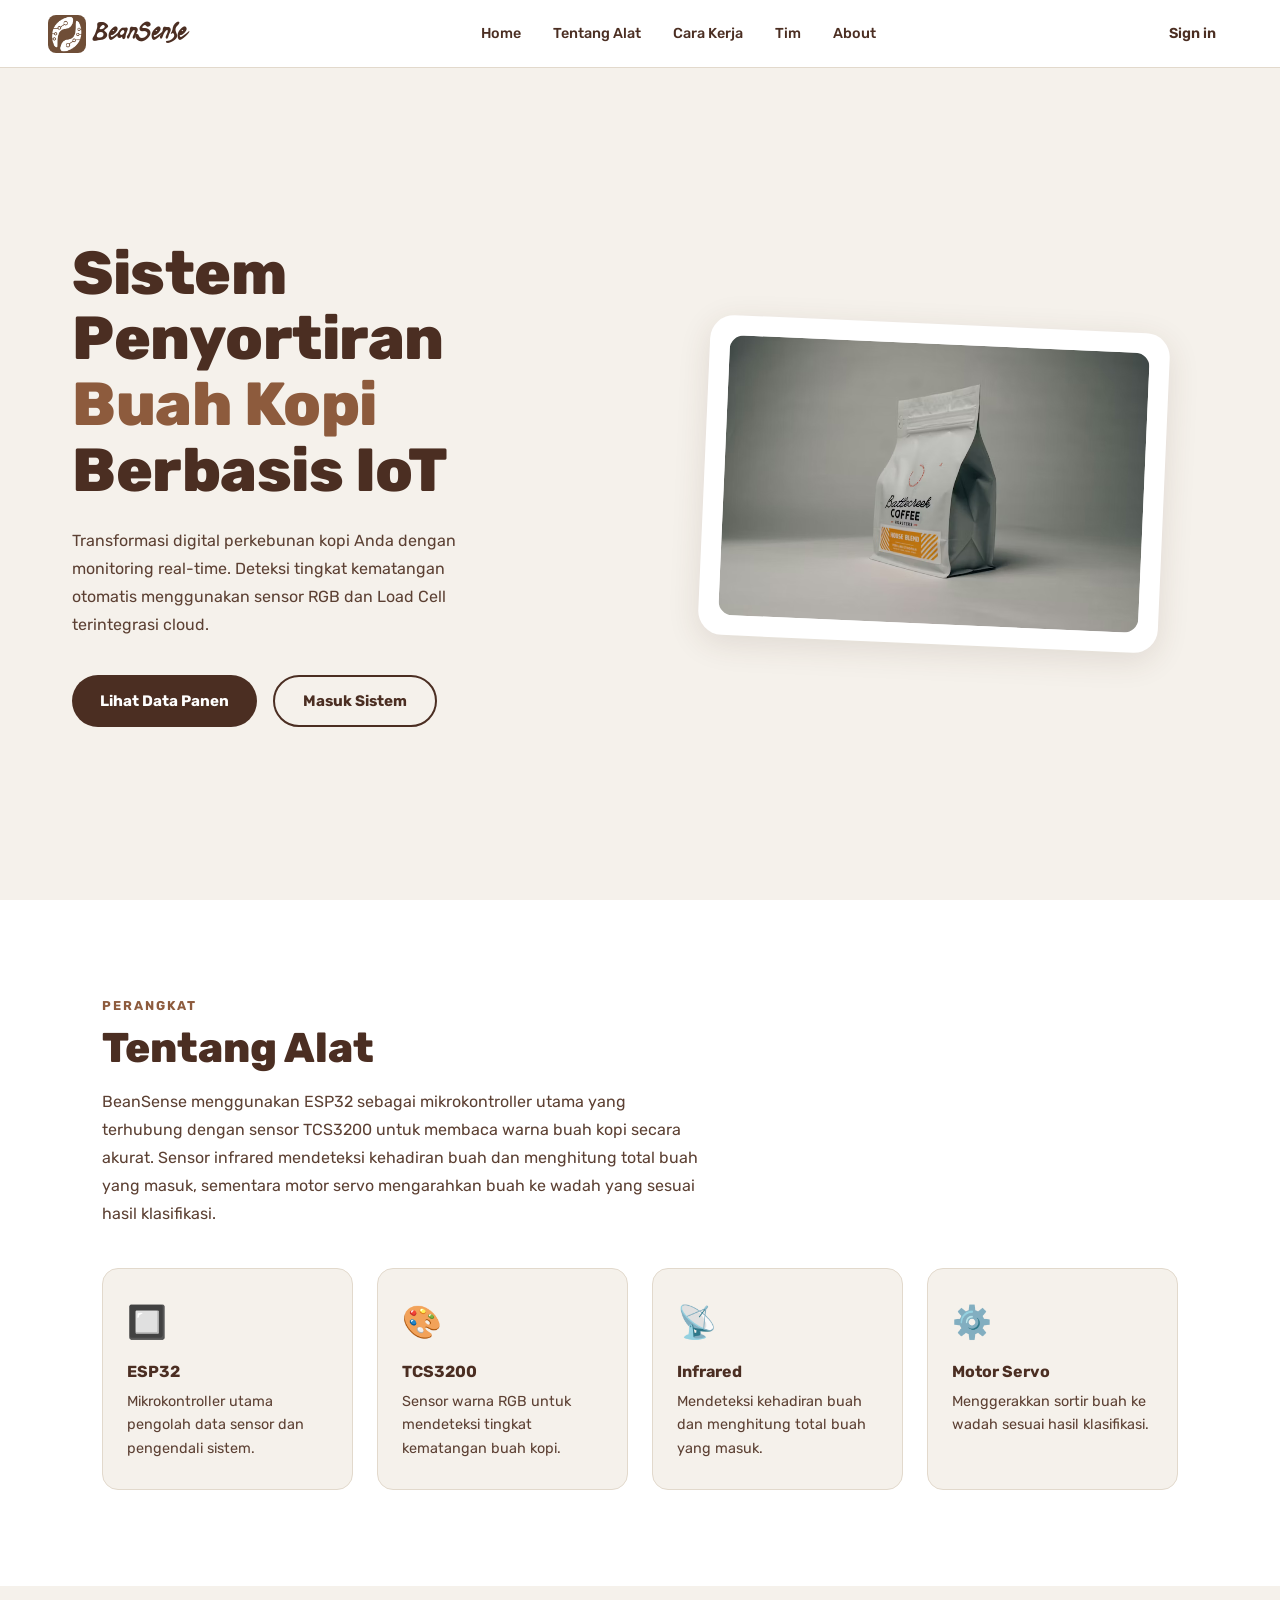
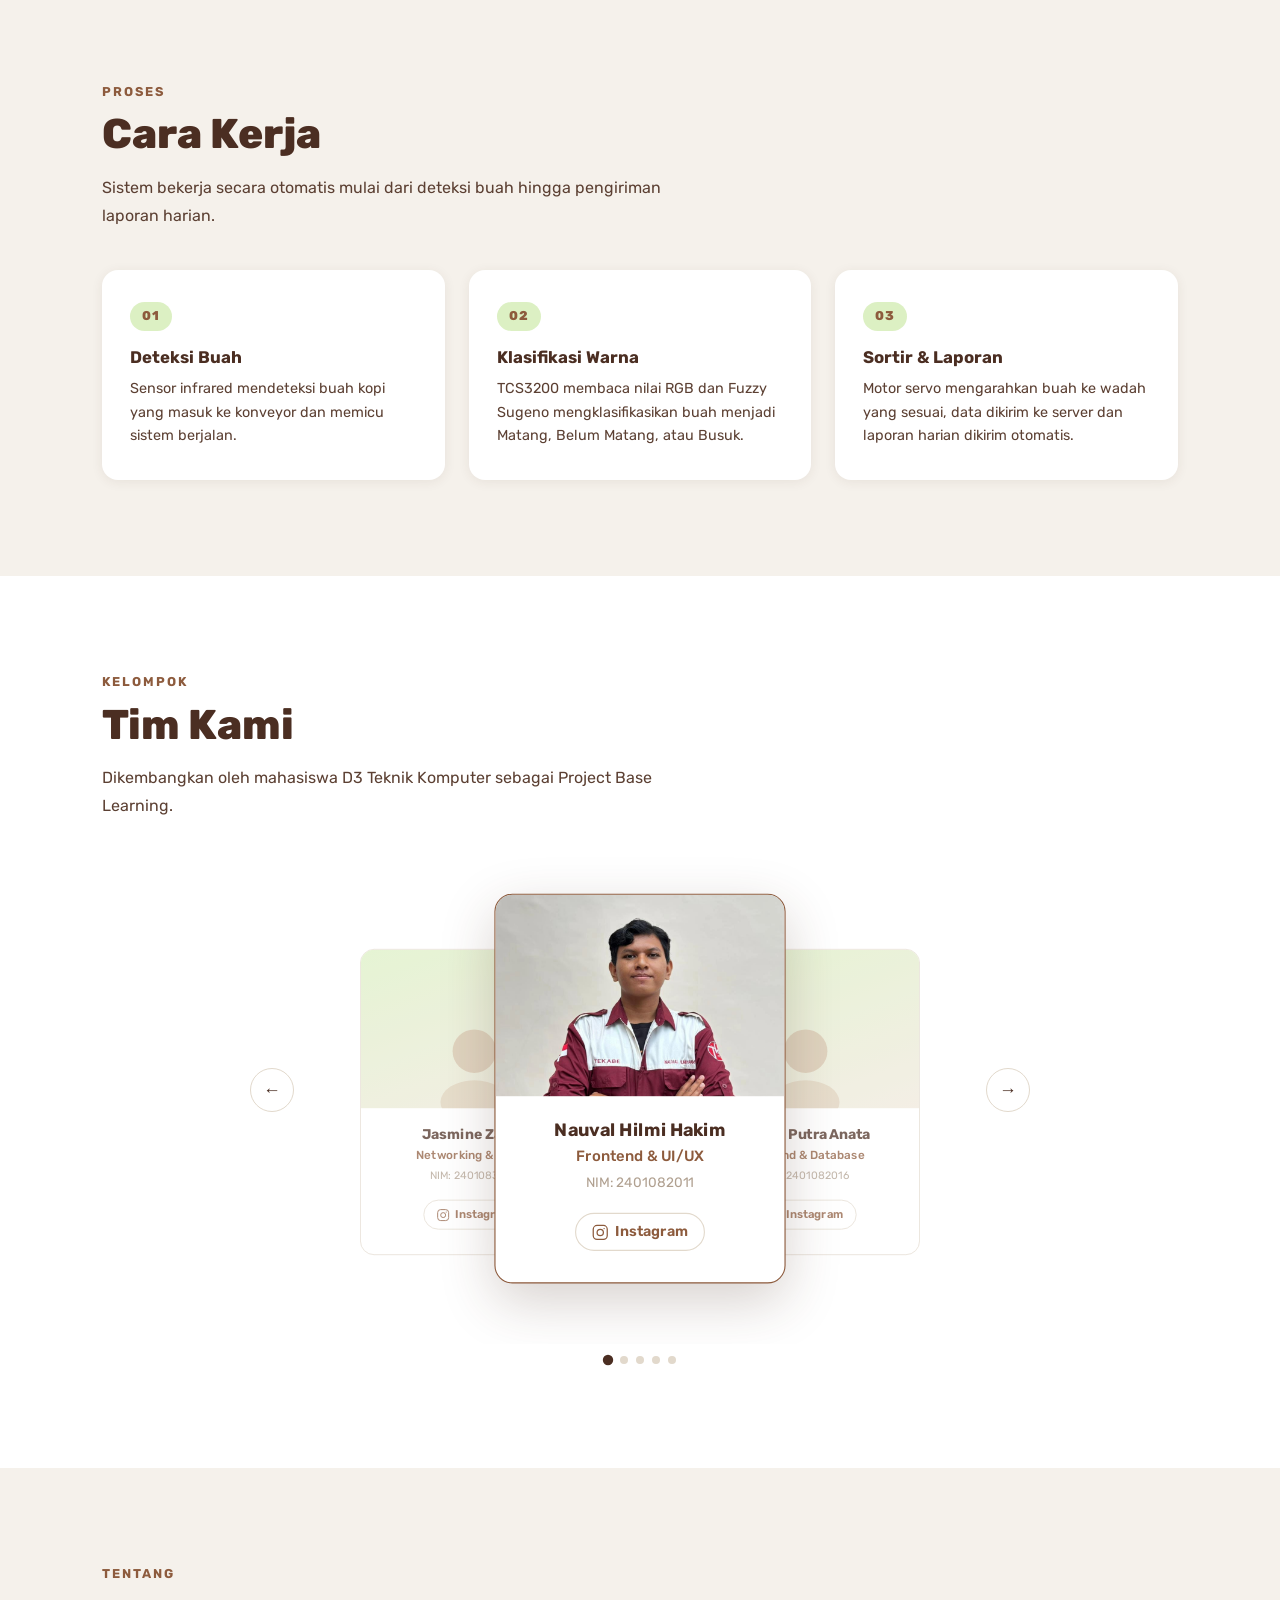
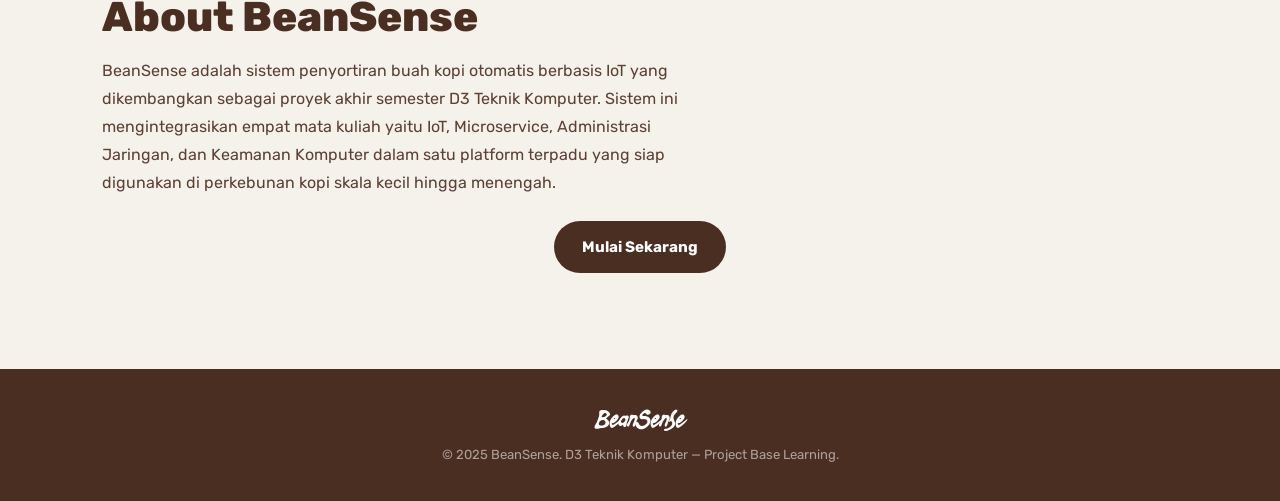
<file: web/html/index.html>
<!doctype html>
<html lang="id">

<head>
  <meta charset="UTF-8" />
  <meta name="viewport" content="width=device-width, initial-scale=1.0" />
  <title>BeanSense — Sistem Penyortiran Buah Kopi</title>
  <meta name="description"
    content="BeanSense - Sistem penyortiran buah kopi otomatis berbasis IoT menggunakan sensor RGB dan Load Cell terintegrasi cloud." />

  <!-- Bootstrap CSS (offline) -->
  <link rel="stylesheet" href="../css/bootstrap.min.css" />

  <!-- Custom CSS -->
  <link rel="stylesheet" href="../css/style.css" />

  <!-- Favicon -->
  <link rel="icon" href="../img/logo.png" type="image/png" />
</head>

<body>
  <!-- Navbar -->
  <nav class="navbar navbar-expand-lg sticky-top" id="mainNavbar">
    <div class="container-fluid px-4 px-lg-5">
      <!-- Brand -->
      <a class="navbar-brand d-flex align-items-center gap-2" href="index.html">
        <img src="../img/logo.png" alt="BeanSense Logo" class="navbar-logo" />
        <span class="brand-name">BeanSense</span>
      </a>

      <!-- Toggler mobile -->
      <button class="navbar-toggler border-0 shadow-none" type="button" data-bs-toggle="collapse"
        data-bs-target="#navbarMenu" aria-controls="navbarMenu" aria-expanded="false" aria-label="Toggle navigation">
        <span class="navbar-toggler-icon"></span>
      </button>

      <!-- Links -->
      <div class="collapse navbar-collapse" id="navbarMenu">
        <ul class="navbar-nav mx-auto gap-lg-2">
          <li class="nav-item">
            <a class="nav-link nav-scroll" href="#hero">Home</a>
          </li>
          <li class="nav-item">
            <a class="nav-link nav-scroll" href="#tentang-alat">Tentang Alat</a>
          </li>
          <li class="nav-item">
            <a class="nav-link nav-scroll" href="#cara-kerja">Cara Kerja</a>
          </li>
          <li class="nav-item">
            <a class="nav-link nav-scroll" href="#tim">Tim</a>
          </li>
          <li class="nav-item">
            <a class="nav-link nav-scroll" href="#about">About</a>
          </li>
        </ul>

        <!-- Auth -->
        <div class="d-flex align-items-center gap-2 mt-3 mt-lg-0">
          <a href="login.html" class="btn-signin">Sign in</a>
        </div>
      </div>
    </div>
  </nav>

  <!-- ========== HERO ========== -->
  <section id="hero" class="section-hero">
    <div class="container hero-container">
      <div class="hero-text">
        <h1 class="hero-title">
          <span class="text-dark-brown">Sistem</span><br />
          <span class="text-dark-brown">Penyortiran</span><br />
          <span class="text-mid-brown">Buah Kopi</span><br />
          <span class="text-dark-brown">Berbasis IoT</span>
        </h1>
        <p class="hero-desc">
          Transformasi digital perkebunan kopi Anda dengan monitoring
          real-time. Deteksi tingkat kematangan otomatis menggunakan sensor
          RGB dan Load Cell terintegrasi cloud.
        </p>
        <div class="d-flex gap-3 flex-wrap">
          <a href="#tentang-alat" class="btn-primary-bs">Lihat Data Panen</a>
          <a href="login.html" class="btn-secondary-bs">Masuk Sistem</a>
        </div>
      </div>

      <div class="hero-img-side">
        <div class="hero-img-card">
          <img src="../img/kopi.png" alt="Alat Sortir Kopi" class="hero-img" />
        </div>
      </div>
    </div>
  </section>

  <!-- ========== TENTANG ALAT ========== -->
  <section id="tentang-alat" class="section-white">
    <div class="container">
      <p class="section-eyebrow">Perangkat</p>
      <h2 class="section-title">Tentang Alat</h2>
      <p class="section-desc">
        BeanSense menggunakan ESP32 sebagai mikrokontroller utama yang
        terhubung dengan sensor TCS3200 untuk membaca warna buah kopi secara
        akurat. Sensor infrared mendeteksi kehadiran buah dan menghitung total
        buah yang masuk, sementara motor servo mengarahkan buah ke wadah yang
        sesuai hasil klasifikasi.
      </p>
      <div class="row g-4 mt-2">
        <div class="col-12 col-md-6 col-lg-3">
          <div class="feature-card">
            <div class="feature-icon">🔲</div>
            <h5 class="feature-title">ESP32</h5>
            <p class="feature-desc">
              Mikrokontroller utama pengolah data sensor dan pengendali
              sistem.
            </p>
          </div>
        </div>
        <div class="col-12 col-md-6 col-lg-3">
          <div class="feature-card">
            <div class="feature-icon">🎨</div>
            <h5 class="feature-title">TCS3200</h5>
            <p class="feature-desc">
              Sensor warna RGB untuk mendeteksi tingkat kematangan buah kopi.
            </p>
          </div>
        </div>
        <div class="col-12 col-md-6 col-lg-3">
          <div class="feature-card">
            <div class="feature-icon">📡</div>
            <h5 class="feature-title">Infrared</h5>
            <p class="feature-desc">
              Mendeteksi kehadiran buah dan menghitung total buah yang masuk.
            </p>
          </div>
        </div>
        <div class="col-12 col-md-6 col-lg-3">
          <div class="feature-card">
            <div class="feature-icon">⚙️</div>
            <h5 class="feature-title">Motor Servo</h5>
            <p class="feature-desc">
              Menggerakkan sortir buah ke wadah sesuai hasil klasifikasi.
            </p>
          </div>
        </div>
      </div>
    </div>
  </section>

  <!-- ========== CARA KERJA ========== -->
  <section id="cara-kerja" class="section-bg">
    <div class="container">
      <p class="section-eyebrow">Proses</p>
      <h2 class="section-title">Cara Kerja</h2>
      <p class="section-desc">
        Sistem bekerja secara otomatis mulai dari deteksi buah hingga
        pengiriman laporan harian.
      </p>
      <div class="row g-4 mt-2">
        <div class="col-12 col-md-4">
          <div class="step-card">
            <span class="step-number">01</span>
            <h5 class="step-title">Deteksi Buah</h5>
            <p class="step-desc">
              Sensor infrared mendeteksi buah kopi yang masuk ke konveyor dan
              memicu sistem berjalan.
            </p>
          </div>
        </div>
        <div class="col-12 col-md-4">
          <div class="step-card">
            <span class="step-number">02</span>
            <h5 class="step-title">Klasifikasi Warna</h5>
            <p class="step-desc">
              TCS3200 membaca nilai RGB dan Fuzzy Sugeno mengklasifikasikan
              buah menjadi Matang, Belum Matang, atau Busuk.
            </p>
          </div>
        </div>
        <div class="col-12 col-md-4">
          <div class="step-card">
            <span class="step-number">03</span>
            <h5 class="step-title">Sortir &amp; Laporan</h5>
            <p class="step-desc">
              Motor servo mengarahkan buah ke wadah yang sesuai, data dikirim
              ke server dan laporan harian dikirim otomatis.
            </p>
          </div>
        </div>
      </div>
    </div>
  </section>

  <!-- ========== TIM ========== -->
  <section id="tim" class="section-white">
    <div class="container">
      <p class="section-eyebrow">Kelompok</p>
      <h2 class="section-title">Tim Kami</h2>
      <p class="section-desc">
        Dikembangkan oleh mahasiswa D3 Teknik Komputer sebagai Project Base
        Learning.
      </p>
    </div>

    <!-- Carousel -->
    <div class="tim-carousel-wrapper">
      <div class="tim-track" id="timTrack">
        <!-- Card 1 -->
        <div class="tim-slide" data-index="0">
          <div class="tim-card">
            <div class="tim-photo-wrap">
              <img src="../img/nopal.jpeg" alt="Foto Nauval" class="tim-photo">
            </div>
            <h6 class="tim-name">Nauval Hilmi Hakim</h6>
            <p class="tim-role">Frontend &amp; UI/UX</p>
            <p class="tim-nim">NIM: 2401082011</p>
            <a href="https://www.instagram.com/sinooopall/" target="_blank" rel="noopener" class="tim-ig-btn"
              aria-label="Instagram Anggota 1">
              <svg class="tim-ig-icon" viewBox="0 0 24 24" fill="none" xmlns="http://www.w3.org/2000/svg">
                <rect x="2" y="2" width="20" height="20" rx="5.5" stroke="currentColor" stroke-width="1.8" />
                <circle cx="12" cy="12" r="4.5" stroke="currentColor" stroke-width="1.8" />
                <circle cx="17.5" cy="6.5" r="1" fill="currentColor" />
              </svg>
              <span>Instagram</span>
            </a>
          </div>
        </div>
        <!-- Card 2 -->
        <div class="tim-slide" data-index="1">
          <div class="tim-card">
            <div class="tim-photo-wrap">
              <svg class="tim-photo-icon" viewBox="0 0 80 80" fill="none" xmlns="http://www.w3.org/2000/svg">
                <circle cx="40" cy="30" r="18" fill="#c8a98a" opacity="0.6" />
                <ellipse cx="40" cy="72" rx="28" ry="18" fill="#c8a98a" opacity="0.4" />
              </svg>
            </div>
            <h6 class="tim-name">Fachri Putra Anata</h6>
            <p class="tim-role">Backend &amp; Database</p>
            <p class="tim-nim">NIM: 2401082016</p>
            <a href="https://www.instagram.com/fahrianata_/" target="_blank" rel="noopener" class="tim-ig-btn"
              aria-label="Instagram Anggota 2">
              <svg class="tim-ig-icon" viewBox="0 0 24 24" fill="none" xmlns="http://www.w3.org/2000/svg">
                <rect x="2" y="2" width="20" height="20" rx="5.5" stroke="currentColor" stroke-width="1.8" />
                <circle cx="12" cy="12" r="4.5" stroke="currentColor" stroke-width="1.8" />
                <circle cx="17.5" cy="6.5" r="1" fill="currentColor" />
              </svg>
              <span>Instagram</span>
            </a>
          </div>
        </div>
        <!-- Card 3 -->
        <div class="tim-slide" data-index="2">
          <div class="tim-card">
            <div class="tim-photo-wrap">
              <svg class="tim-photo-icon" viewBox="0 0 80 80" fill="none" xmlns="http://www.w3.org/2000/svg">
                <circle cx="40" cy="30" r="18" fill="#c8a98a" opacity="0.6" />
                <ellipse cx="40" cy="72" rx="28" ry="18" fill="#c8a98a" opacity="0.4" />
              </svg>
            </div>
            <h6 class="tim-name">Tahfizh Habibie</h6>
            <p class="tim-role">IoT &amp; Hardware</p>
            <p class="tim-nim">NIM: 240108xxxx</p>
            <a href="https://www.instagram.com/rasskafes/" target="_blank" rel="noopener" class="tim-ig-btn"
              aria-label="Instagram Anggota 3">
              <svg class="tim-ig-icon" viewBox="0 0 24 24" fill="none" xmlns="http://www.w3.org/2000/svg">
                <rect x="2" y="2" width="20" height="20" rx="5.5" stroke="currentColor" stroke-width="1.8" />
                <circle cx="12" cy="12" r="4.5" stroke="currentColor" stroke-width="1.8" />
                <circle cx="17.5" cy="6.5" r="1" fill="currentColor" />
              </svg>
              <span>Instagram</span>
            </a>
          </div>
        </div>
        <!-- Card 4 -->
        <div class="tim-slide" data-index="3">
          <div class="tim-card">
            <div class="tim-photo-wrap">
              <svg class="tim-photo-icon" viewBox="0 0 80 80" fill="none" xmlns="http://www.w3.org/2000/svg">
                <circle cx="40" cy="30" r="18" fill="#c8a98a" opacity="0.6" />
                <ellipse cx="40" cy="72" rx="28" ry="18" fill="#c8a98a" opacity="0.4" />
              </svg>
            </div>
            <h6 class="tim-name">Junzi Fajri</h6>
            <p class="tim-role">Server &amp; Security</p>
            <p class="tim-nim">NIM: 2401082005</p>
            <a href="https://instagram.com/jfnew24/" target="_blank" rel="noopener" class="tim-ig-btn"
              aria-label="Instagram Anggota 4">
              <svg class="tim-ig-icon" viewBox="0 0 24 24" fill="none" xmlns="http://www.w3.org/2000/svg">
                <rect x="2" y="2" width="20" height="20" rx="5.5" stroke="currentColor" stroke-width="1.8" />
                <circle cx="12" cy="12" r="4.5" stroke="currentColor" stroke-width="1.8" />
                <circle cx="17.5" cy="6.5" r="1" fill="currentColor" />
              </svg>
              <span>Instagram</span>
            </a>
          </div>
        </div>
        <!-- Card 5 -->
        <div class="tim-slide" data-index="4">
          <div class="tim-card">
            <div class="tim-photo-wrap">
              <svg class="tim-photo-icon" viewBox="0 0 80 80" fill="none" xmlns="http://www.w3.org/2000/svg">
                <circle cx="40" cy="30" r="18" fill="#c8a98a" opacity="0.6" />
                <ellipse cx="40" cy="72" rx="28" ry="18" fill="#c8a98a" opacity="0.4" />
              </svg>
            </div>
            <h6 class="tim-name">Jasmine Zainal</h6>
            <p class="tim-role">Networking &amp; Admin</p>
            <p class="tim-nim">NIM: 2401083005</p>
            <a href="https://www.instagram.com/jasmiineeyy/" target="_blank" rel="noopener" class="tim-ig-btn"
              aria-label="Instagram Anggota 5">
              <svg class="tim-ig-icon" viewBox="0 0 24 24" fill="none" xmlns="http://www.w3.org/2000/svg">
                <rect x="2" y="2" width="20" height="20" rx="5.5" stroke="currentColor" stroke-width="1.8" />
                <circle cx="12" cy="12" r="4.5" stroke="currentColor" stroke-width="1.8" />
                <circle cx="17.5" cy="6.5" r="1" fill="currentColor" />
              </svg>
              <span>Instagram</span>
            </a>
          </div>
        </div>
      </div>

      <!-- Nav buttons -->
      <button class="tim-nav tim-prev" id="timPrev" aria-label="Previous">&#8592;</button>
      <button class="tim-nav tim-next" id="timNext" aria-label="Next">&#8594;</button>
    </div>

    <!-- Dots -->
    <div class="tim-dots" id="timDots"></div>
  </section>

  <!-- ========== ABOUT ========== -->
  <section id="about" class="section-bg">
    <div class="container">
      <p class="section-eyebrow">Tentang</p>
      <h2 class="section-title">About BeanSense</h2>
      <p class="section-desc">
        BeanSense adalah sistem penyortiran buah kopi otomatis berbasis IoT
        yang dikembangkan sebagai proyek akhir semester D3 Teknik Komputer.
        Sistem ini mengintegrasikan empat mata kuliah yaitu IoT, Microservice,
        Administrasi Jaringan, dan Keamanan Komputer dalam satu platform
        terpadu yang siap digunakan di perkebunan kopi skala kecil hingga
        menengah.
      </p>
      <div class="d-flex gap-3 justify-content-center flex-wrap mt-4">
        <a href="login.html" class="btn-primary-bs">Mulai Sekarang</a>
      </div>
    </div>
  </section>

  <!-- ========== FOOTER ========== -->
  <footer class="site-footer">
    <div class="container">
      <p class="footer-brand">BeanSense</p>
      <p class="footer-copy">
        © 2025 BeanSense. D3 Teknik Komputer — Project Base Learning.
      </p>
    </div>
  </footer>

  <!-- Bootstrap JS (offline) -->
  <script src="../js/bootstrap.bundle.min.js"></script>

  <!-- Smooth scroll + carousel -->
  <script src="../js/main.js"></script>
</body>

</html>
</file>
<file: web/css/style.css>
/* =============================================
   BEANSENSE — style.css
   Fonts: Rubik (body), Splatink (brand name)
   ============================================= */

/* ---- Rubik dari Google Fonts ---- */
@import url("https://fonts.googleapis.com/css2?family=Rubik:wght@400;500;600;700;800&display=swap");

/* ---- Splatink (lokal) ---- */
@font-face {
  font-family: "Splatink";
  src: url("../fonts/Splatink.otf") format("truetype");
}

/* =============================================
   TOKENS
   ============================================= */
:root {
  /* Warna */
  --bg: #f5f1eb;
  --surface: #ffffff;
  --brown-dark: #4b2e22;
  --brown-mid: #8d5b3d;
  --green-accent: #dcf0c3;
  --text-body: #5c4033;
  --border: #e2d9cc;

  /* Font */
  --font-body: "Rubik", sans-serif;
  --font-brand: "Splatink", "Rubik", sans-serif;

  /* Radius & shadow */
  --radius-btn: 999px;
  --radius-card: 16px;
  --shadow-sm: 0 2px 12px rgba(75, 46, 34, 0.08);
  --shadow-md: 0 8px 32px rgba(75, 46, 34, 0.12);

  /* Section spacing */
  --section-py: 96px;
}

/* =============================================
   RESET & BASE
   ============================================= */
*,
*::before,
*::after {
  box-sizing: border-box;
  margin: 0;
  padding: 0;
}

html {
  scroll-behavior: smooth;
}

body {
  font-family: var(--font-body);
  background-color: var(--bg);
  color: var(--text-body);
  font-size: 1rem;
  line-height: 1.6;
}

a {
  text-decoration: none;
  color: inherit;
}

ul {
  list-style: none;
  padding: 0;
  margin: 0;
}

img {
  max-width: 100%;
  display: block;
}

/* =============================================
   NAVBAR
   ============================================= */
#mainNavbar {
  background-color: var(--surface);
  border-bottom: 1px solid var(--border);
  padding-top: 0;
  padding-bottom: 0;
  height: 68px;
}

#mainNavbar .container-fluid {
  height: 100%;
  align-items: center;
}

/* Brand */
.navbar-brand {
  display: flex;
  align-items: center;
  gap: 10px;
}

.navbar-logo {
  width: 38px;
  height: 38px;
  object-fit: contain;
  border-radius: 8px;
}

.brand-name {
  font-family: var(--font-brand);
  font-size: 1.3rem;
  color: var(--brown-dark);
  letter-spacing: 0.5px;
}

/* Nav links */
.nav-link {
  font-size: 0.9rem;
  font-weight: 500;
  color: var(--brown-dark) !important;
  padding: 6px 12px !important;
  border-radius: 8px;
  transition: background 0.18s;
}

.nav-link:hover {
  background-color: var(--green-accent);
  color: var(--brown-dark) !important;
}

/* Auth */
.btn-signin {
  font-size: 0.9rem;
  font-weight: 600;
  color: var(--brown-dark);
  padding: 8px 16px;
  border-radius: var(--radius-btn);
  transition: background 0.18s;
}

.btn-signin:hover {
  background-color: var(--bg);
}

.btn-signup {
  font-size: 0.9rem;
  font-weight: 700;
  color: #fff;
  background-color: var(--brown-dark);
  padding: 10px 22px;
  border-radius: var(--radius-btn);
  transition:
    background 0.18s,
    transform 0.15s;
}

.btn-signup:hover {
  background-color: var(--brown-mid);
  transform: translateY(-1px);
}

/* =============================================
   SECTION COMMON
   ============================================= */
.section-white {
  background-color: var(--surface);
  padding: var(--section-py) 0;
}

.section-bg {
  background-color: var(--bg);
  padding: var(--section-py) 0;
}

.section-eyebrow {
  font-size: 0.8rem;
  font-weight: 700;
  letter-spacing: 2px;
  text-transform: uppercase;
  color: var(--brown-mid);
  margin-bottom: 8px;
}

.section-title {
  font-size: clamp(1.8rem, 3.5vw, 2.6rem);
  font-weight: 800;
  color: var(--brown-dark);
  line-height: 1.15;
  margin-bottom: 16px;
}

.section-desc {
  font-size: 1rem;
  color: var(--text-body);
  max-width: 600px;
  line-height: 1.75;
}

/* Center variant */
.section-white .container,
.section-bg .container {
  padding-left: 32px;
  padding-right: 32px;
}

/* =============================================
   HERO
   ============================================= */
.section-hero {
  background-color: var(--bg);
  min-height: calc(100vh - 68px);
  display: flex;
  align-items: center;
}

.hero-container {
  display: flex;
  align-items: center;
  justify-content: space-between;
  gap: 48px;
  padding: 80px 32px;
  max-width: 1200px;
  margin: 0 auto;
  width: 100%;
}

.hero-text {
  flex: 1;
  max-width: 540px;
}

.hero-title {
  font-size: clamp(2.4rem, 5vw, 3.8rem);
  font-weight: 800;
  line-height: 1.08;
  letter-spacing: -0.5px;
  margin-bottom: 24px;
}

.text-dark-brown {
  color: var(--brown-dark);
}

.text-mid-brown {
  color: var(--brown-mid);
}

.hero-desc {
  font-size: 1rem;
  color: var(--text-body);
  line-height: 1.75;
  max-width: 440px;
  margin-bottom: 36px;
}

/* CTA */
.btn-primary-bs {
  display: inline-block;
  font-family: var(--font-body);
  font-size: 0.95rem;
  font-weight: 700;
  color: #fff;
  background-color: var(--brown-dark);
  padding: 14px 28px;
  border-radius: var(--radius-btn);
  transition:
    background 0.2s,
    transform 0.15s;
}

.btn-primary-bs:hover {
  background-color: var(--brown-mid);
  color: #fff;
  transform: translateY(-1px);
}

.btn-secondary-bs {
  display: inline-block;
  font-family: var(--font-body);
  font-size: 0.95rem;
  font-weight: 700;
  color: var(--brown-dark);
  background-color: transparent;
  border: 2px solid var(--brown-dark);
  padding: 12px 28px;
  border-radius: var(--radius-btn);
  transition:
    background 0.2s,
    color 0.2s,
    transform 0.15s;
}

.btn-secondary-bs:hover {
  background-color: var(--brown-dark);
  color: #fff;
  transform: translateY(-1px);
}

/* Hero image */
.hero-img-side {
  flex: 1;
  display: flex;
  justify-content: center;
}

.hero-img-card {
  background-color: var(--surface);
  border-radius: 24px;
  box-shadow: var(--shadow-md);
  padding: 20px;
  max-width: 460px;
  width: 100%;
  transform: rotate(2.5deg);
  transition: transform 0.35s ease;
}

.hero-img-card:hover {
  transform: rotate(0deg) scale(1.02);
}

.hero-img {
  width: 100%;
  border-radius: 14px;
  object-fit: cover;
}

/* =============================================
   FEATURE CARDS (Tentang Alat)
   ============================================= */
.feature-card {
  background-color: var(--bg);
  border: 1px solid var(--border);
  border-radius: var(--radius-card);
  padding: 28px 24px;
  height: 100%;
  transition:
    box-shadow 0.2s,
    transform 0.2s;
}

.feature-card:hover {
  box-shadow: var(--shadow-md);
  transform: translateY(-3px);
}

.feature-icon {
  font-size: 2rem;
  margin-bottom: 14px;
}

.feature-title {
  font-size: 1rem;
  font-weight: 700;
  color: var(--brown-dark);
  margin-bottom: 8px;
}

.feature-desc {
  font-size: 0.9rem;
  color: var(--text-body);
  line-height: 1.65;
  margin: 0;
}

/* =============================================
   STEP CARDS (Cara Kerja)
   ============================================= */
.step-card {
  background-color: var(--surface);
  border-radius: var(--radius-card);
  padding: 32px 28px;
  height: 100%;
  box-shadow: var(--shadow-sm);
  transition:
    box-shadow 0.2s,
    transform 0.2s;
}

.step-card:hover {
  box-shadow: var(--shadow-md);
  transform: translateY(-3px);
}

.step-number {
  display: inline-block;
  font-size: 0.8rem;
  font-weight: 800;
  letter-spacing: 1px;
  color: var(--brown-mid);
  background-color: var(--green-accent);
  padding: 4px 12px;
  border-radius: 999px;
  margin-bottom: 16px;
}

.step-title {
  font-size: 1.05rem;
  font-weight: 700;
  color: var(--brown-dark);
  margin-bottom: 10px;
}

.step-desc {
  font-size: 0.9rem;
  color: var(--text-body);
  line-height: 1.65;
  margin: 0;
}

/* =============================================
   TIM CAROUSEL — 3-card overlap design
   ============================================= */
.tim-carousel-wrapper {
  position: relative;
  width: 100%;
  overflow: hidden;
  padding: 56px 0 32px;
  /* Ruang agar card tengah bisa overflow ke atas */
}

/* Track posisi absolut — digerakkan JS lewat left/right tiap slide */
.tim-track {
  position: relative;
  display: flex;
  align-items: center;
  justify-content: center;
  height: 420px;
  /* tinggi area carousel — cukup untuk card tinggi */
}

/* Setiap slide diposisikan absolute oleh JS */
.tim-slide {
  position: absolute;
  width: 260px;
  transition:
    left 0.45s cubic-bezier(0.4, 0, 0.2, 1),
    transform 0.45s cubic-bezier(0.4, 0, 0.2, 1),
    opacity 0.45s ease,
    z-index 0s;
}

/* ---- Card base ---- */
.tim-card {
  background-color: var(--surface);
  border: 1px solid var(--border);
  border-radius: var(--radius-card);
  padding: 0 0 28px;
  text-align: center;
  overflow: hidden;
  transition:
    box-shadow 0.35s,
    border-color 0.35s;
}

/* ---- Photo area ---- */
.tim-photo-wrap {
  width: 100%;
  height: 180px;
  background: linear-gradient(160deg, var(--green-accent) 0%, #f0e8dc 100%);
  display: flex;
  align-items: flex-end;
  justify-content: center;
  overflow: hidden;
  margin-bottom: 20px;
}

.tim-photo-icon {
  width: 110px;
  height: 110px;
  display: block;
  margin-bottom: -4px;
}

.tim-photo {
  width: 100%;
  height: 100%;
  object-fit: contain;
  object-fit: cover;
  display: block;
}

/* ---- Text ---- */
.tim-name {
  font-size: 1rem;
  font-weight: 700;
  color: var(--brown-dark);
  margin-bottom: 4px;
  padding: 0 16px;
}

.tim-role {
  font-size: 0.83rem;
  color: var(--brown-mid);
  font-weight: 500;
  margin-bottom: 4px;
  padding: 0 16px;
}

.tim-nim {
  font-size: 0.76rem;
  color: #b0a090;
  margin-bottom: 16px;
}

/* ---- Instagram button ---- */
.tim-ig-btn {
  display: inline-flex;
  align-items: center;
  gap: 6px;
  font-size: 0.8rem;
  font-weight: 600;
  color: var(--brown-mid);
  border: 1.5px solid var(--border);
  border-radius: 999px;
  padding: 6px 14px;
  text-decoration: none;
  transition:
    background 0.2s,
    color 0.2s,
    border-color 0.2s;
}

.tim-ig-btn:hover {
  background: linear-gradient(135deg, #f09433, #e6683c, #dc2743, #cc2366, #bc1888);
  color: #fff;
  border-color: transparent;
}

.tim-ig-icon {
  width: 15px;
  height: 15px;
  flex-shrink: 0;
}

/* ---- State: CENTER (active) ---- */
.tim-slide.pos-center {
  z-index: 10;
  transform: scale(1.12) translateY(-12px);
  opacity: 1;
}

.tim-slide.pos-center .tim-card {
  box-shadow: 0 16px 48px rgba(75, 46, 34, 0.22);
  border-color: var(--brown-mid);
}

/* ---- State: LEFT ---- */
.tim-slide.pos-left {
  z-index: 5;
  transform: scale(0.88) translateX(30px);
  opacity: 0.72;
}

/* ---- State: RIGHT ---- */
.tim-slide.pos-right {
  z-index: 5;
  transform: scale(0.88) translateX(-30px);
  opacity: 0.72;
}

/* ---- State: hidden (semua selain 3 yg tampil) ---- */
.tim-slide.pos-hidden {
  z-index: 0;
  transform: scale(0.75);
  opacity: 0;
  pointer-events: none;
}

/* Nav buttons */
.tim-nav {
  position: absolute;
  top: 50%;
  transform: translateY(-50%);
  background-color: var(--surface);
  border: 1px solid var(--border);
  border-radius: 50%;
  width: 44px;
  height: 44px;
  font-size: 1.1rem;
  color: var(--brown-dark);
  cursor: pointer;
  display: flex;
  align-items: center;
  justify-content: center;
  transition:
    background 0.2s,
    box-shadow 0.2s;
  z-index: 20;
}

.tim-nav:hover {
  background-color: var(--brown-dark);
  color: #fff;
  box-shadow: var(--shadow-sm);
}

.tim-prev {
  left: calc(50% - 390px);
}

.tim-next {
  right: calc(50% - 390px);
}

@media (max-width: 860px) {
  .tim-prev {
    left: calc(50% - 290px);
  }

  .tim-next {
    right: calc(50% - 290px);
  }
}

@media (max-width: 600px) {
  .tim-prev {
    left: calc(50% - 200px);
  }

  .tim-next {
    right: calc(50% - 200px);
  }
}

/* Dots */
.tim-dots {
  display: flex;
  justify-content: center;
  gap: 8px;
  margin-top: 12px;
  padding-bottom: 8px;
}

.tim-dot {
  width: 8px;
  height: 8px;
  border-radius: 50%;
  background-color: var(--border);
  cursor: pointer;
  transition:
    background 0.3s,
    transform 0.3s;
}

.tim-dot.active {
  background-color: var(--brown-dark);
  transform: scale(1.3);
}

/* Responsive carousel */
@media (max-width: 600px) {
  .tim-track {
    height: 380px;
  }

  .tim-slide {
    width: 200px;
  }

  .tim-photo-wrap {
    height: 140px;
  }
}

/* =============================================
   FOOTER
   ============================================= */
.site-footer {
  background-color: var(--brown-dark);
  padding: 36px 0;
  text-align: center;
}

.footer-brand {
  font-family: var(--font-brand);
  font-size: 1.3rem;
  color: #fff;
  margin-bottom: 6px;
}

.footer-copy {
  font-size: 0.82rem;
  color: rgba(255, 255, 255, 0.55);
  margin: 0;
}

/* =============================================
   RESPONSIVE
   ============================================= */
@media (max-width: 991px) {
  #mainNavbar {
    height: auto;
    padding: 12px 0;
  }

  .hero-container {
    flex-direction: column;
    text-align: center;
    padding: 60px 24px;
  }

  .hero-desc {
    margin: 0 auto 36px;
  }

  .hero-img-card {
    transform: rotate(0deg);
    max-width: 340px;
  }

  /* Tombol hero center di mobile */
  .hero-text .d-flex {
    justify-content: center;
  }

  .btn-primary-bs,
  .btn-secondary-bs {
    text-align: center;
  }

  .section-white .container,
  .section-bg .container {
    padding-left: 24px;
    padding-right: 24px;
  }
}

/* =============================================
   LOGIN PAGE
   ============================================= */
.login-body {
  min-height: 100vh;
  background-color: var(--bg);
  display: flex;
  align-items: center;
  justify-content: center;
  padding: 32px;
}

.login-page {
  width: 100%;
  max-width: 1100px;
  min-height: 620px;
  display: flex;
  border-radius: 2rem;
  overflow: hidden;
  box-shadow: 0 24px 64px rgba(75, 46, 34, 0.18);
}

/* ---- Panel Kiri ---- */
.login-left {
  flex: 1.1;
  background: linear-gradient(160deg, var(--brown-dark) 0%, #2a1810 100%);
  padding: 48px;
  display: flex;
  flex-direction: column;
  justify-content: space-between;
  color: #fff;
}

.login-brand {
  display: flex;
  align-items: center;
  gap: 12px;
}

.login-logo {
  width: 44px;
  height: 44px;
  border-radius: 50%;
  object-fit: cover;
}

.login-brand-name {
  font-family: var(--font-brand);
  font-size: 1.4rem;
  font-weight: 700;
  letter-spacing: 0.5px;
}

.login-left-content {
  max-width: 460px;
}

.login-badge {
  display: inline-flex;
  align-items: center;
  gap: 8px;
  padding: 8px 16px;
  border-radius: 999px;
  background-color: rgba(255, 255, 255, 0.08);
  font-size: 0.78rem;
  font-weight: 700;
  letter-spacing: 0.5px;
  margin-bottom: 24px;
}

.login-badge-dot {
  width: 8px;
  height: 8px;
  border-radius: 50%;
  background-color: #6f9c5d;
  box-shadow: 0 0 0 0 rgba(111, 156, 93, 0.6);
  animation: status-pulse 1.6s infinite;
}

@keyframes status-pulse {
  0% {
    box-shadow: 0 0 0 0 rgba(111, 156, 93, 0.5);
  }

  70% {
    box-shadow: 0 0 0 6px rgba(111, 156, 93, 0);
  }

  100% {
    box-shadow: 0 0 0 0 rgba(111, 156, 93, 0);
  }
}

.login-headline {
  font-family: var(--font-body);
  font-size: 2.6rem;
  font-weight: 800;
  line-height: 1.15;
  margin-bottom: 20px;
}

.login-description {
  font-size: 0.96rem;
  line-height: 1.7;
  color: rgba(255, 255, 255, 0.65);
  max-width: 420px;
}

/* ---- Panel Kanan ---- */
.login-right {
  flex: 1;
  background-color: var(--surface);
  display: flex;
  align-items: center;
  justify-content: center;
  padding: 48px;
}

.login-card {
  width: 100%;
  max-width: 420px;
}

.login-card-header {
  display: flex;
  align-items: center;
  justify-content: space-between;
  margin-bottom: 8px;
}

.login-card-header h2 {
  font-family: var(--font-brand);
  font-size: 2rem;
  font-weight: 800;
  color: var(--brown-dark);
  margin: 0;
}

.login-back {
  display: flex;
  align-items: center;
  gap: 6px;
  font-size: 0.88rem;
  font-weight: 700;
  color: var(--brown-dark);
  text-decoration: none;
  transition: color 0.2s;
}

.login-back svg {
  width: 16px;
  height: 16px;
}

.login-back:hover {
  color: var(--brown-mid);
}

.login-subtitle {
  font-size: 0.92rem;
  color: var(--brown-mid);
  margin-bottom: 32px;
}

/* ---- Alert error ---- */
.login-alert-error {
  background-color: rgba(217, 83, 79, 0.1);
  border: 1px solid rgba(217, 83, 79, 0.25);
  color: #d9534f;
  font-size: 0.86rem;
  font-weight: 600;
  padding: 12px 16px;
  border-radius: 0.85rem;
  margin-bottom: 20px;
}

/* ---- Form ---- */
.login-form {
  display: flex;
  flex-direction: column;
  gap: 22px;
}

.login-form .form-group {
  display: flex;
  flex-direction: column;
  gap: 8px;
}

.login-form label {
  font-size: 0.95rem;
  font-weight: 700;
  color: var(--brown-dark);
}

.input-icon-wrap {
  position: relative;
  display: flex;
  align-items: center;
}

.input-icon {
  position: absolute;
  left: 16px;
  width: 18px;
  height: 18px;
  color: var(--brown-mid);
  pointer-events: none;
}

.login-input {
  width: 100%;
  height: 50px;
  border: 1px solid var(--border);
  border-radius: 0.9rem;
  background-color: var(--bg);
  padding: 0 16px 0 46px;
  font-family: var(--font-body);
  font-size: 0.92rem;
  color: var(--text-body);
  outline: none;
  transition: border-color 0.2s;
}

.login-input:focus {
  border-color: var(--brown-mid);
}

.login-input::placeholder {
  color: #b0a090;
}

.login-toggle-pw {
  position: absolute;
  right: 14px;
  width: 22px;
  height: 22px;
  border: none;
  background: transparent;
  color: var(--brown-mid);
  cursor: pointer;
  display: flex;
  align-items: center;
  justify-content: center;
  padding: 0;
}

.login-toggle-pw svg {
  width: 20px;
  height: 20px;
}

.login-toggle-pw:hover {
  color: var(--brown-dark);
}

/* ---- Row: Remember me + Forgot password ---- */
.login-row {
  display: flex;
  align-items: center;
  justify-content: space-between;
  gap: 12px;
  flex-wrap: wrap;
}

.login-checkbox {
  display: flex;
  align-items: center;
  gap: 8px;
  font-size: 0.88rem;
  font-weight: 600;
  color: var(--text-body);
  cursor: pointer;
}

.login-checkbox input {
  width: 18px;
  height: 18px;
  accent-color: var(--brown-mid);
  cursor: pointer;
}

.login-forgot {
  font-size: 0.88rem;
  font-weight: 700;
  color: var(--brown-mid);
  text-decoration: none;
  transition: color 0.2s;
}

.login-forgot:hover {
  color: var(--brown-dark);
}

/* ---- Submit ---- */
.login-submit {
  height: 52px;
  border: none;
  border-radius: 0.9rem;
  background-color: var(--brown-mid);
  color: #fff;
  font-size: 1rem;
  font-weight: 700;
  cursor: pointer;
  transition: background 0.2s;
}

.login-submit:hover {
  background-color: var(--brown-dark);
}

/* ---- Footer ---- */
.login-divider {
  height: 1px;
  background-color: var(--border);
  margin: 28px 0 20px;
}

.login-footer-text {
  text-align: center;
  font-size: 0.88rem;
  color: var(--text-body);
  margin: 0;
}

.login-footer-link {
  color: var(--brown-mid);
  font-weight: 700;
}

/* =============================================
   RESPONSIVE — Login Page
   ============================================= */
@media (max-width: 900px) {
  .login-page {
    flex-direction: column;
    min-height: auto;
  }

  .login-left {
    padding: 36px;
  }

  .login-headline {
    font-size: 2rem;
  }

  .login-right {
    padding: 36px 28px;
  }
}

@media (max-width: 480px) {
  .login-body {
    padding: 0;
  }

  .login-page {
    border-radius: 0;
  }

  .login-card-header h2 {
    font-size: 1.6rem;
  }
}
/* =============================================
   Modal — Hubungi Admin (login page)
   ============================================= */
.modal-overlay {
  position: fixed;
  inset: 0;
  background: rgba(0, 0, 0, 0.5);
  z-index: 2000;
  display: flex;
  align-items: center;
  justify-content: center;
  padding: 16px;
}

.modal-box {
  background: #fff;
  border-radius: 16px;
  padding: 28px;
  width: 100%;
  max-width: 440px;
  box-shadow: 0 8px 32px rgba(0, 0, 0, 0.15);
}

.modal-header {
  display: flex;
  align-items: center;
  justify-content: space-between;
  margin-bottom: 12px;
}

.modal-header h3 {
  margin: 0;
  color: #3b1f0e;
  font-size: 1.1rem;
}

.modal-close {
  background: none;
  border: none;
  cursor: pointer;
  padding: 4px;
  color: #7a6652;
  display: flex;
  align-items: center;
  justify-content: center;
}

.modal-close svg {
  width: 20px;
  height: 20px;
}

.modal-form .form-group {
  margin-bottom: 14px;
}

.modal-form label {
  display: block;
  font-size: 0.875rem;
  font-weight: 600;
  color: #3b1f0e;
  margin-bottom: 6px;
}

.modal-form .form-input {
  width: 100%;
  padding: 10px 14px;
  border: 1.5px solid #e0d6cc;
  border-radius: 8px;
  font-size: 0.9rem;
  color: #3b1f0e;
  outline: none;
  transition: border-color 0.2s;
  box-sizing: border-box;
}

.modal-form .form-input:focus {
  border-color: #c8860a;
}

.modal-footer {
  display: flex;
  gap: 10px;
  justify-content: flex-end;
  margin-top: 20px;
}

.btn-primary {
  background: #3b1f0e;
  color: #fff;
  border: none;
  border-radius: 8px;
  padding: 10px 20px;
  font-size: 0.9rem;
  font-weight: 600;
  cursor: pointer;
  transition: background 0.2s;
}

.btn-primary:hover { background: #5a3020; }
.btn-primary:disabled { opacity: 0.6; cursor: not-allowed; }

.btn-secondary {
  background: #f0ebe5;
  color: #3b1f0e;
  border: none;
  border-radius: 8px;
  padding: 10px 20px;
  font-size: 0.9rem;
  font-weight: 600;
  cursor: pointer;
  transition: background 0.2s;
}

.btn-secondary:hover { background: #e0d6cc; }

.alert-success {
  background: #d4edda;
  color: #155724;
  border: 1px solid #c3e6cb;
  border-radius: 8px;
  padding: 10px 14px;
  font-size: 0.875rem;
}

.alert-error {
  background: #f8d7da;
  color: #721c24;
  border: 1px solid #f5c6cb;
  border-radius: 8px;
  padding: 10px 14px;
  font-size: 0.875rem;
}
</file>
